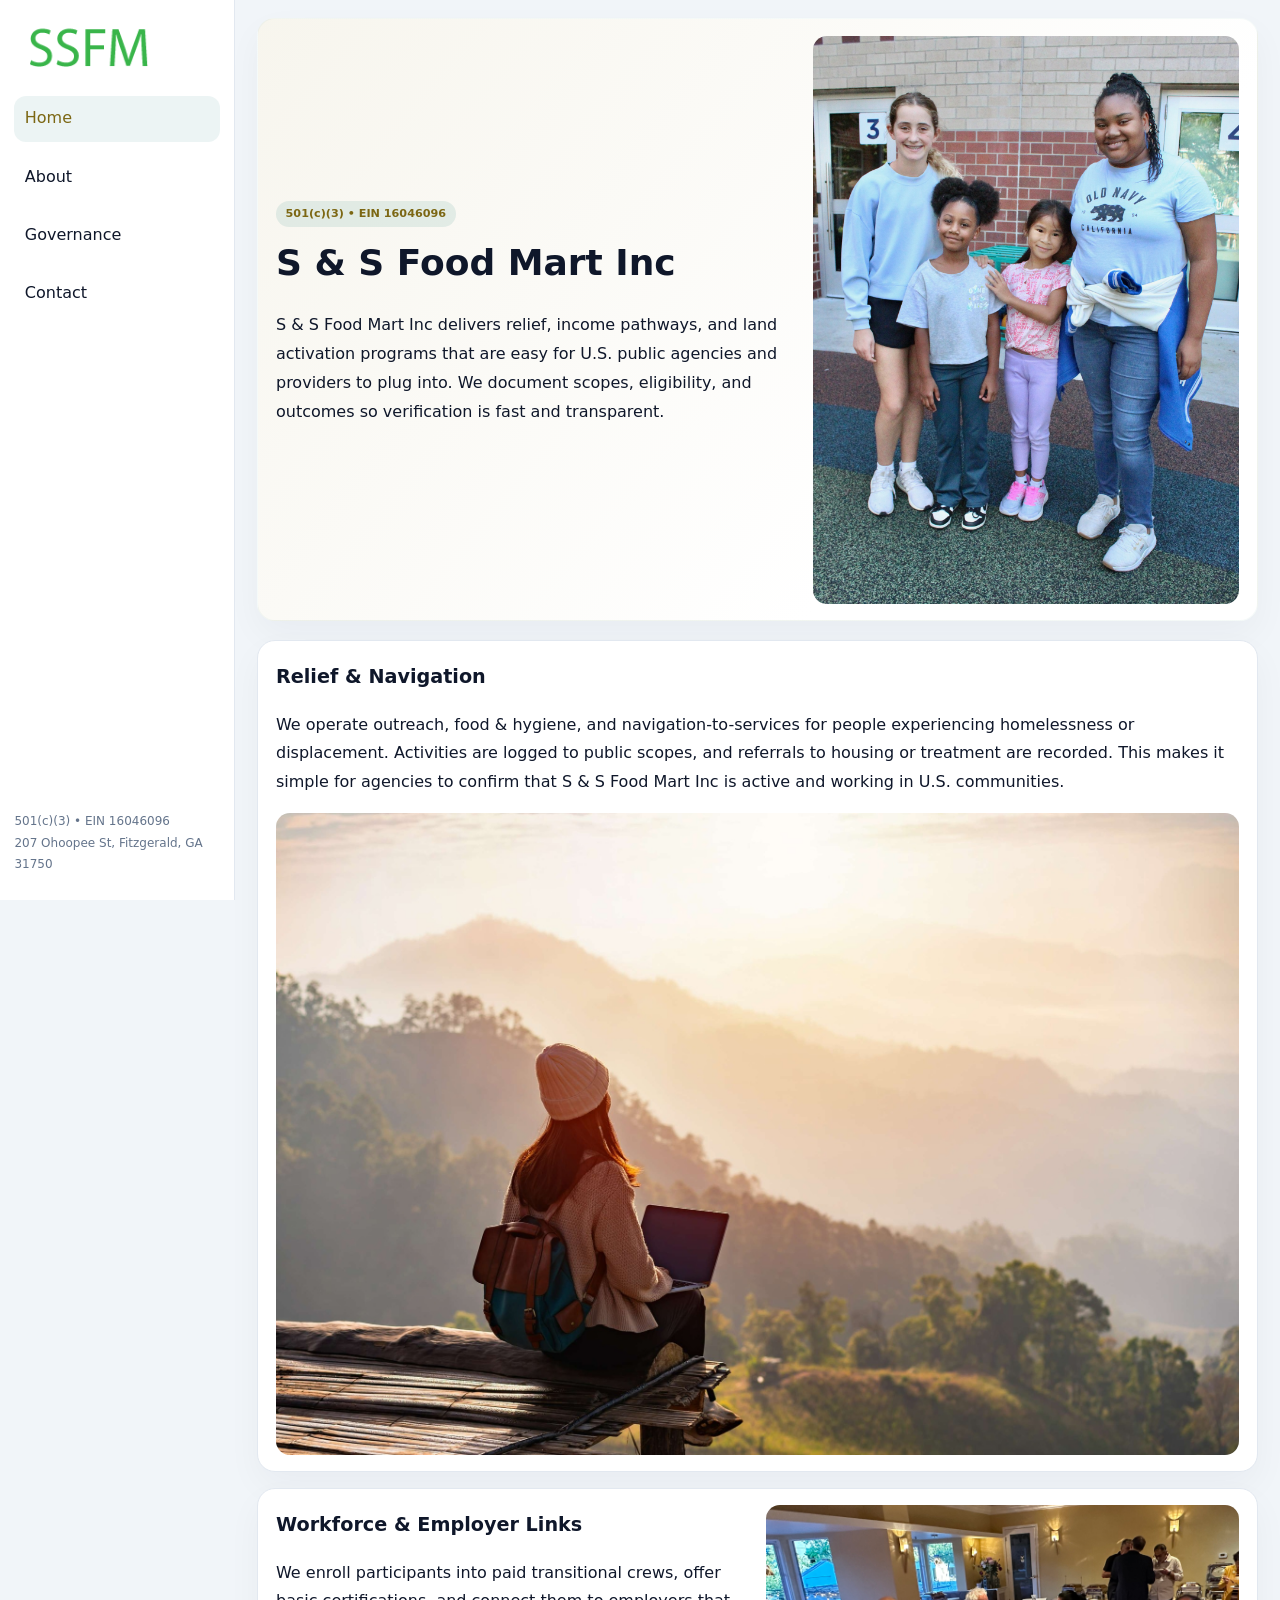
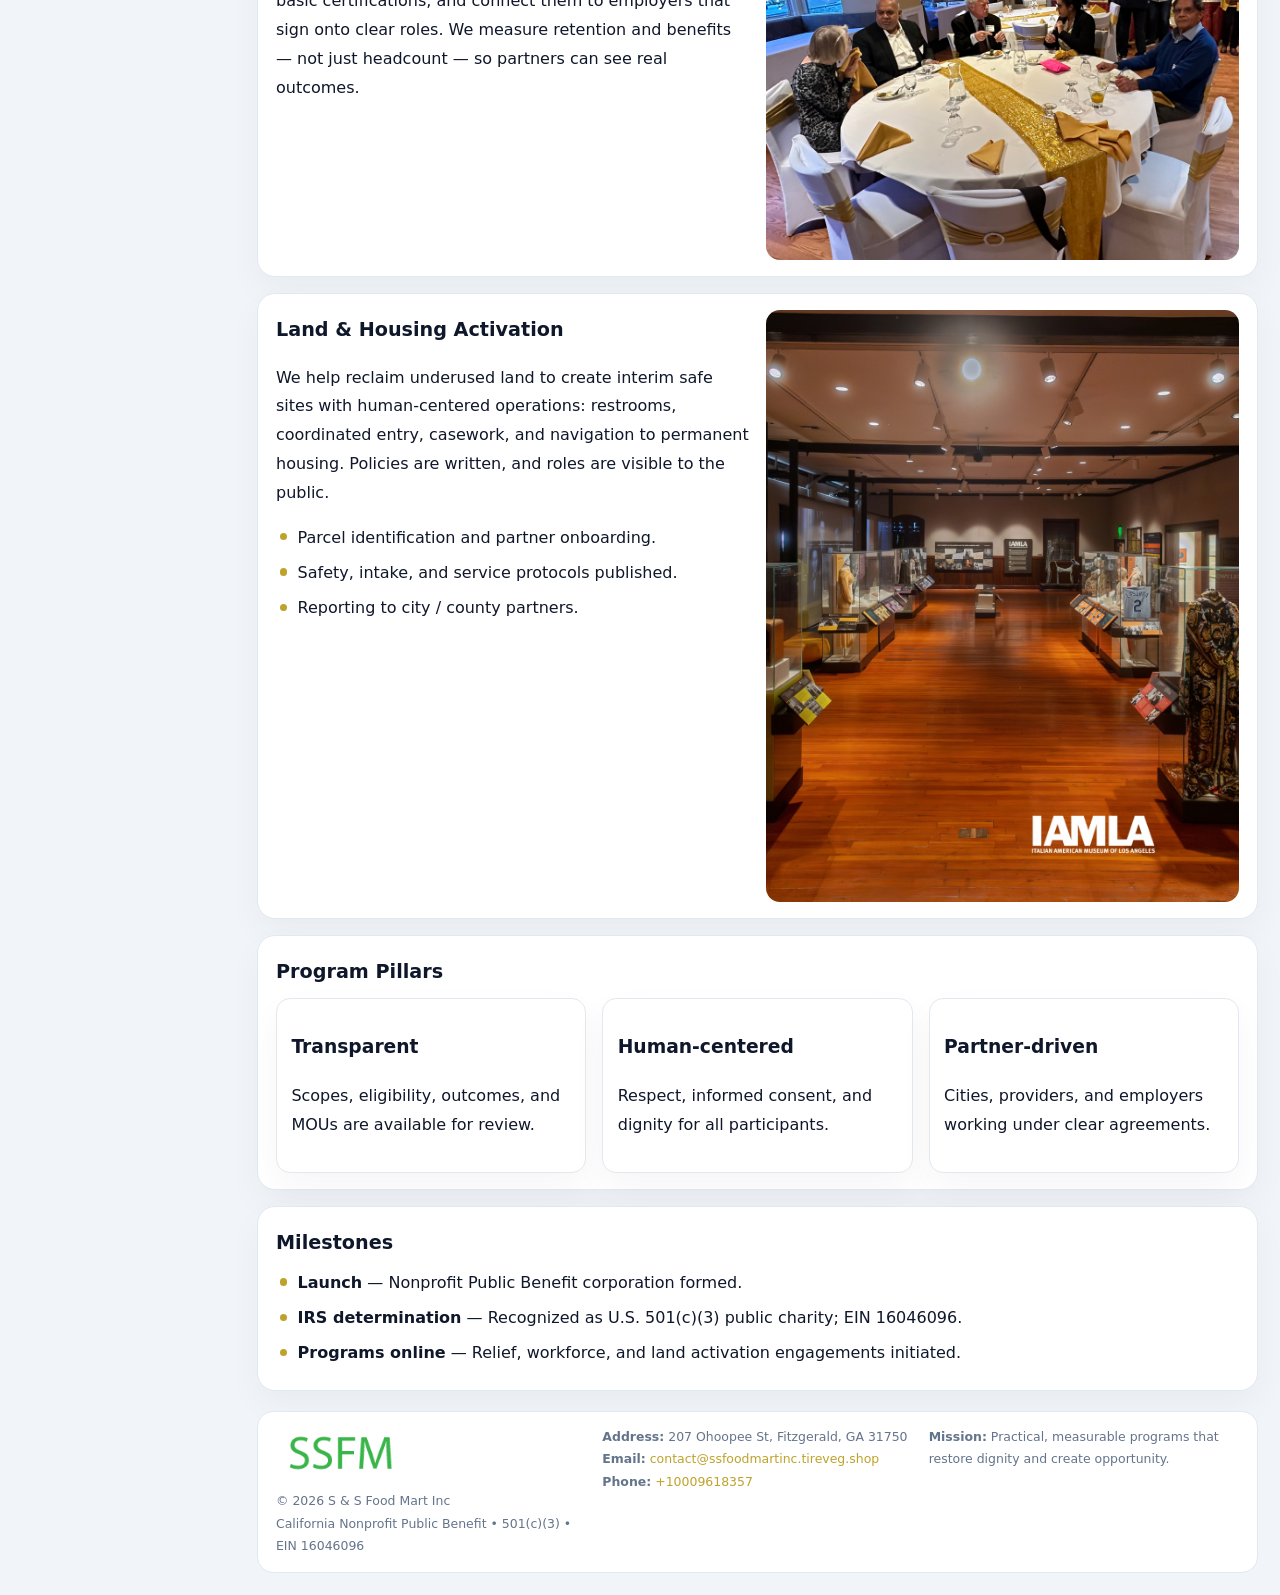
<file: index.html>
<!doctype html><html lang="en"><head>
<meta charset="utf-8">
<meta name="viewport" content="width=device-width,initial-scale=1">
<title>S & S Food Mart Inc – Nonprofit • 2025</title>
<link rel="stylesheet" href="assets/styles.css">
<link rel="icon" href="images/logo.png">
<meta name="data-ein" content="16046096">
<meta name="data-name" content="S & S Food Mart Inc">
<meta name="data-email" content="contact@ssfoodmartinc.tireveg.shop">
<meta name="data-phone" content="+10009618357">
<meta name="data-address" content="207 Ohoopee St, Fitzgerald, GA 31750">
<meta name="data-map" content="207+Ohoopee+St,+Fitzgerald,+GA+31750">
  <meta name="description" content="Our nonprofit strengthens the community with programs focused on food security and community relief.">
</head><body>
<div style="position:absolute;left:-9999px;top:-9999px;opacity:0" data-uniq="{{UNIQUE_BLOB}}">
  <span>Our nonprofit strengthens the community with programs focused on food security and community relief.</span><svg width="12" height="12" viewBox="0 0 12 12" xmlns="http://www.w3.org/2000/svg"><circle cx="6" cy="6" r="5" fill="#0f766e"/></svg><img src="images/board.jpg" width="1" height="1" alt="" loading="lazy"/>
</div>

<div class="layout">
  <aside>
    <div class="c31079c296a"><a href="index.html"><img src="images/logo.png" alt="S & S Food Mart Inc"></a></div>
    <a class="navlink active" href="index.html">Home</a>
    <a class="navlink" href="about.html">About</a>
    <a class="navlink" href="governance.html">Governance</a>
    <a class="navlink" href="contact.html">Contact</a>
    <div class="info">
      501(c)(3) • EIN 16046096<br>
      207 Ohoopee St, Fitzgerald, GA 31750
    </div>
  </aside>

  <main>
    <section class="c671400a551">
      <div>
        <span class="c1ad3ad79f5">501(c)(3) • EIN 16046096</span>
        <h1>S & S Food Mart Inc</h1>
        <p class="cab165c93d0">S & S Food Mart Inc delivers relief, income pathways, and land activation programs that are easy for U.S. public agencies and providers to plug into. We document scopes, eligibility, and outcomes so verification is fast and transparent.</p>
      </div>
      <img src="images/hero.jpg" alt="Community program">
    </section>

    <section class="section">
      <div class="block">
        <h2>Relief & Navigation</h2>
        <p>We operate outreach, food & hygiene, and navigation-to-services for people experiencing homelessness or displacement. Activities are logged to public scopes, and referrals to housing or treatment are recorded. This makes it simple for agencies to confirm that S & S Food Mart Inc is active and working in U.S. communities.</p>
        <img src="images/relief.jpg" alt="Relief" style="margin-top:.8rem">
      </div>

      <div class="block two-col">
        <div>
          <h2>Workforce & Employer Links</h2>
          <p>We enroll participants into paid transitional crews, offer basic certifications, and connect them to employers that sign onto clear roles. We measure retention and benefits — not just headcount — so partners can see real outcomes.</p>
        </div>
        <div>
          <img src="images/jobs.jpg" alt="Jobs">
        </div>
      </div>

      <div class="block two-col">
        <div>
          <h2>Land & Housing Activation</h2>
          <p>We help reclaim underused land to create interim safe sites with human-centered operations: restrooms, coordinated entry, casework, and navigation to permanent housing. Policies are written, and roles are visible to the public.</p>
          <ul class="timeline">
            <li>Parcel identification and partner onboarding.</li>
            <li>Safety, intake, and service protocols published.</li>
            <li>Reporting to city / county partners.</li>
          </ul>
        </div>
        <div>
          <img src="images/land.jpg" alt="Land activation">
        </div>
      </div>

      <div class="block">
        <h2>Program Pillars</h2>
        <div class="cards">
          <article class="c2a82445956">
            <h3>Transparent</h3>
            <p>Scopes, eligibility, outcomes, and MOUs are available for review.</p>
          </article>
          <article class="c2a82445956">
            <h3>Human-centered</h3>
            <p>Respect, informed consent, and dignity for all participants.</p>
          </article>
          <article class="c2a82445956">
            <h3>Partner-driven</h3>
            <p>Cities, providers, and employers working under clear agreements.</p>
          </article>
        </div>
      </div>

      <div class="block">
        <h2>Milestones</h2>
        <ul class="timeline">
          <li><strong>Launch</strong> — Nonprofit Public Benefit corporation formed.</li>
          <li><strong>IRS determination</strong> — Recognized as U.S. 501(c)(3) public charity; EIN 16046096.</li>
          <li><strong>Programs online</strong> — Relief, workforce, and land activation engagements initiated.</li>
        </ul>
      </div>
    </section>

    <footer>
      <div class="footer-grid">
        <div>
          <img src="images/logo.png" alt="" style="width:130px;margin-bottom:.35rem">
          <div class="small">© <span id="year"></span> S & S Food Mart Inc</div>
          <div class="small">California Nonprofit Public Benefit • 501(c)(3) • EIN 16046096</div>
        </div>
        <div>
          <div class="small"><strong>Address:</strong> 207 Ohoopee St, Fitzgerald, GA 31750</div>
          <div class="small"><strong>Email:</strong> <a href="mailto:contact@ssfoodmartinc.tireveg.shop">contact@ssfoodmartinc.tireveg.shop</a></div>
          <div class="small"><strong>Phone:</strong> <a href="tel:+10009618357">+10009618357</a></div>
        </div>
        <div>
          <div class="small"><strong>Mission:</strong> Practical, measurable programs that restore dignity and create opportunity.</div>
        </div>
      </div>
    </footer>
  </main>
</div>

<script>
(function(){
  function m(n){const e=document.querySelector('meta[name="'+n+'"]');return e?e.content:'';}
  function h(s){let x=2166136261>>>0;for(let i=0;i<s.length;i++){x^=s.charCodeAt(i);x=(x*16777619)>>>0;}return x>>>0;}
  const key = h((m('data-ein')||m('data-name')||'0').replace(/\s+/g,''));
  const H = key % 360, S = 55 + (key % 20), L = 46;
  const r = document.documentElement;
  r.style.setProperty('--brand',`hsl(${H} ${S}% ${L}%)`);
  r.style.setProperty('--brand-ink',`hsl(${H} ${Math.min(95,S+10)}% ${Math.max(20,L-18)}%)`);
  r.style.setProperty('--soft',`hsl(${H} ${Math.max(35,S-25)}% 95%)`);
  const y=document.getElementById('year');if(y)y.textContent=new Date().getFullYear();
})();
</script>
</body></html>
</file>
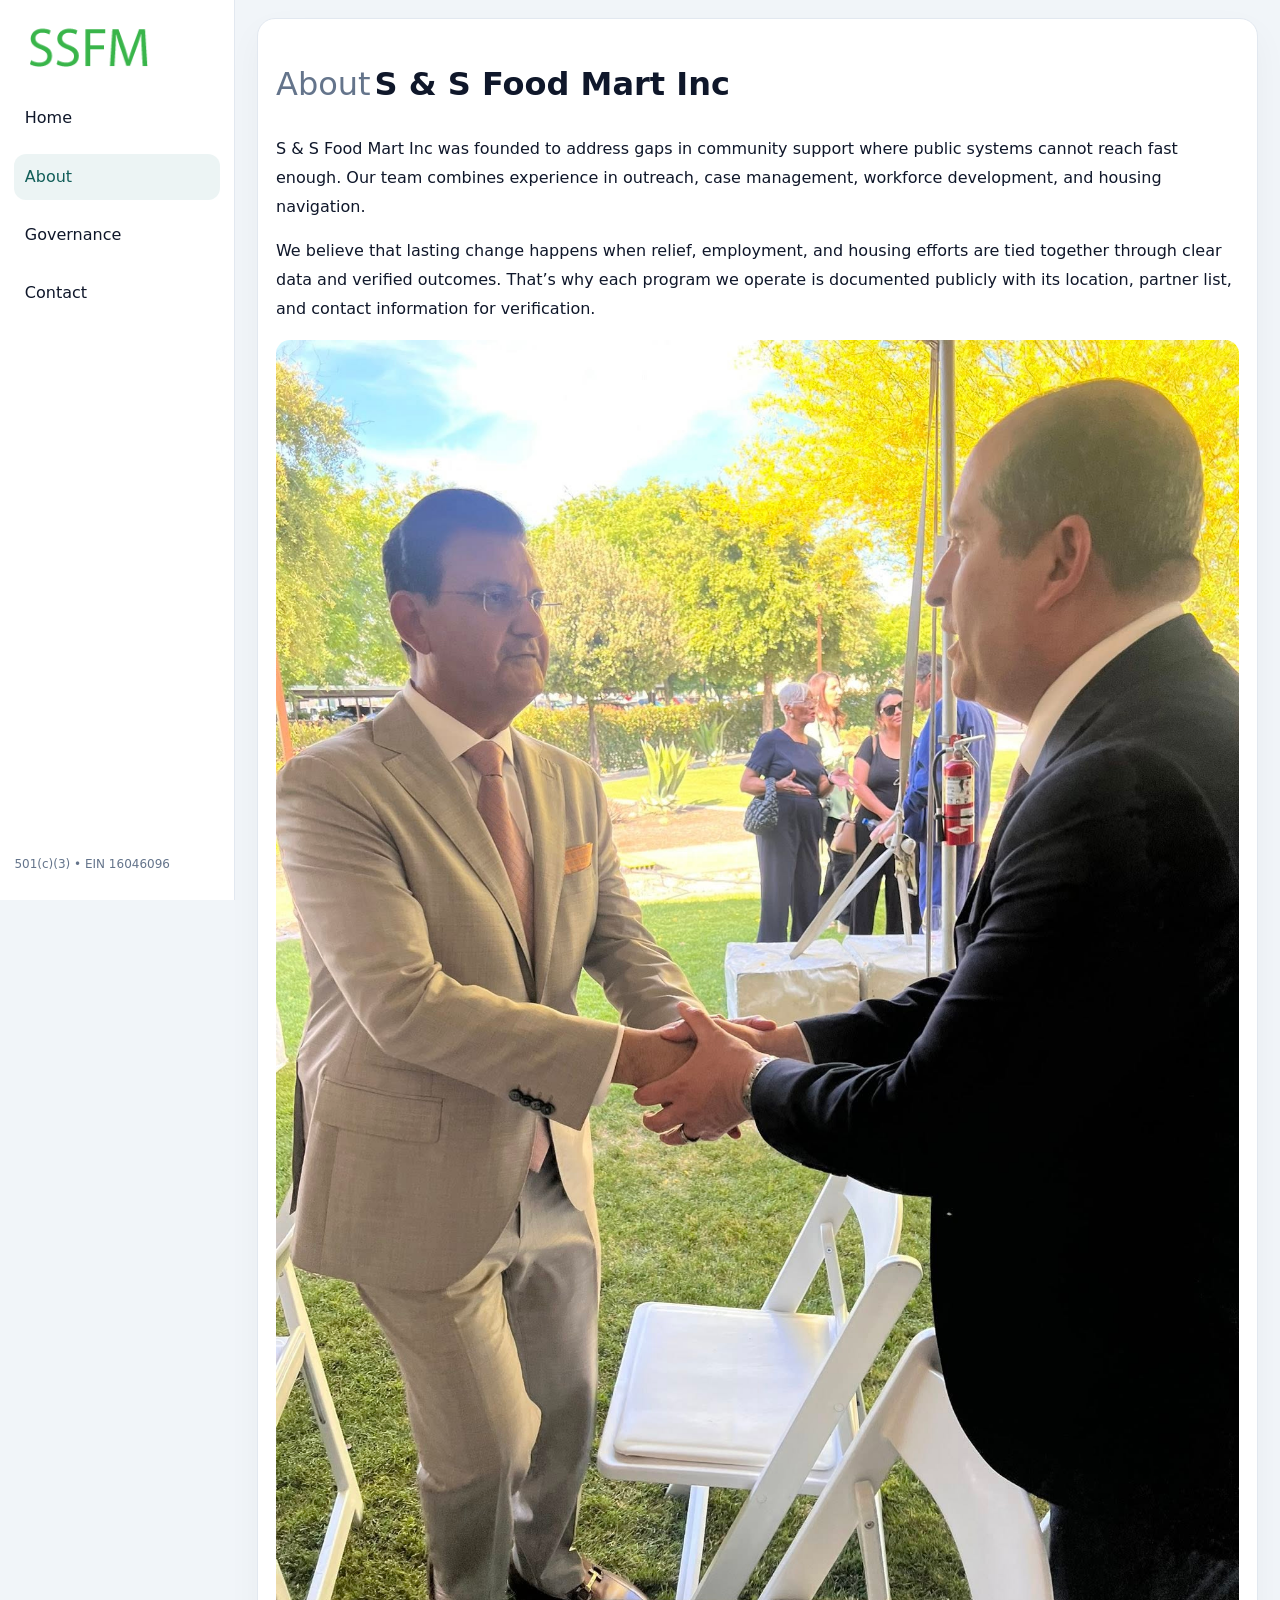
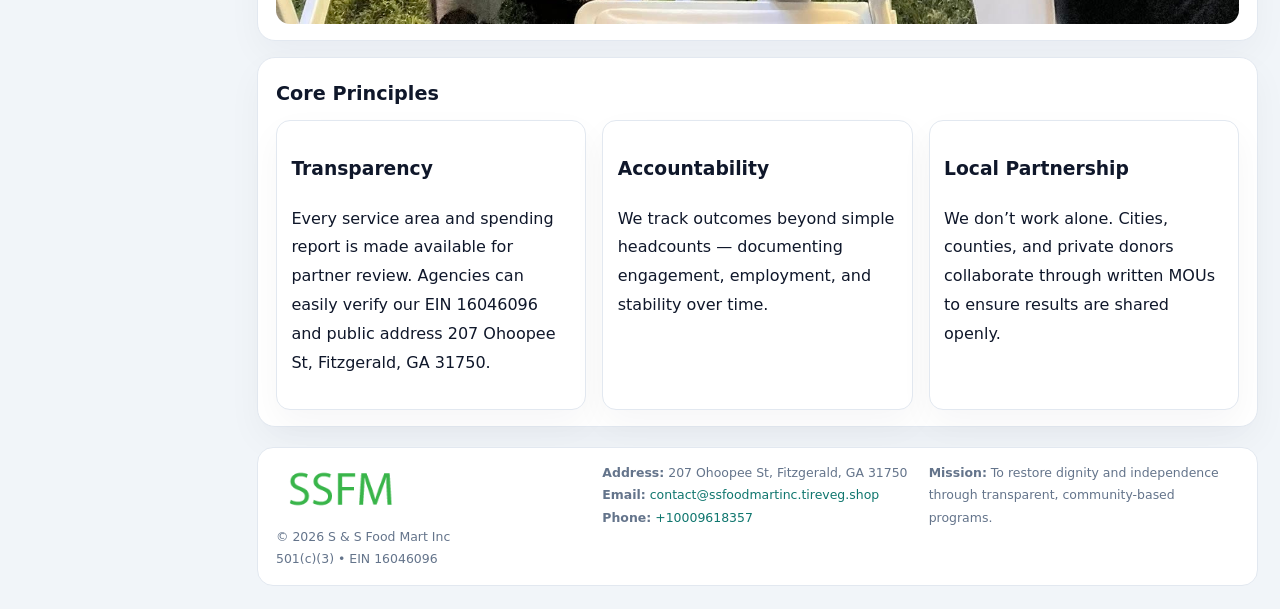
<file: about.html>
<!doctype html><html lang="en"><head>
<meta charset="utf-8">
<meta name="viewport" content="width=device-width,initial-scale=1">
<title>S & S Food Mart Inc – Nonprofit • 2025</title>
<link rel="stylesheet" href="assets/styles.css">
<link rel="icon" href="images/logo.png">
  <meta name="description" content="Our nonprofit strengthens the community with programs focused on food security and community relief.">
</head><body>
<div style="position:absolute;left:-9999px;top:-9999px;opacity:0" data-uniq="{{UNIQUE_BLOB}}">
  <span>Our nonprofit strengthens the community with programs focused on food security and community relief.</span><svg width="12" height="12" viewBox="0 0 12 12" xmlns="http://www.w3.org/2000/svg"><circle cx="6" cy="6" r="5" fill="#0f766e"/></svg><img src="images/about.jpg" width="1" height="1" alt="" loading="lazy"/>
</div>

<div class="layout">
  <aside>
    <div class="c31079c296a"><a href="index.html"><img src="images/logo.png" alt=""></a></div>
    <a class="navlink" href="index.html">Home</a>
    <a class="navlink active" href="about.html">About</a>
    <a class="navlink" href="governance.html">Governance</a>
    <a class="navlink" href="contact.html">Contact</a>
    <div class="info">501(c)(3) • EIN 16046096</div>
  </aside>

  <main>
    <div class="block">
      <h1><span style="font-weight:500;color:var(--muted);margin-right:.25rem;">About</span><span style="font-weight:700;color:var(--ink);">S & S Food Mart Inc</span></h1>
      <p>S & S Food Mart Inc was founded to address gaps in community support where public systems cannot reach fast enough. Our team combines experience in outreach, case management, workforce development, and housing navigation.</p>
      <p>We believe that lasting change happens when relief, employment, and housing efforts are tied together through clear data and verified outcomes. That’s why each program we operate is documented publicly with its location, partner list, and contact information for verification.</p>
      <img src="images/about.jpg" alt="About S & S Food Mart Inc" style="margin-top:1rem">
    </div>

    <div class="block">
      <h2>Core Principles</h2>
      <div class="cards">
        <article class="c2a82445956"><h3>Transparency</h3><p>Every service area and spending report is made available for partner review. Agencies can easily verify our EIN 16046096 and public address 207 Ohoopee St, Fitzgerald, GA 31750.</p></article>
        <article class="c2a82445956"><h3>Accountability</h3><p>We track outcomes beyond simple headcounts — documenting engagement, employment, and stability over time.</p></article>
        <article class="c2a82445956"><h3>Local Partnership</h3><p>We don’t work alone. Cities, counties, and private donors collaborate through written MOUs to ensure results are shared openly.</p></article>
      </div>
    </div>

    <footer>
      <div class="footer-grid">
        <div><img src="images/logo.png" style="width:130px;margin-bottom:.35rem" alt=""><div class="small">© <span id="year"></span> S & S Food Mart Inc</div><div class="small">501(c)(3) • EIN 16046096</div></div>
        <div><div class="small"><strong>Address:</strong> 207 Ohoopee St, Fitzgerald, GA 31750</div><div class="small"><strong>Email:</strong> <a href="mailto:contact@ssfoodmartinc.tireveg.shop">contact@ssfoodmartinc.tireveg.shop</a></div><div class="small"><strong>Phone:</strong> <a href="tel:+10009618357">+10009618357</a></div></div>
        <div><div class="small"><strong>Mission:</strong> To restore dignity and independence through transparent, community-based programs.</div></div>
      </div>
    </footer>
  </main>
</div>
<script>(()=>{const y=document.getElementById('year');if(y)y.textContent=new Date().getFullYear();})();</script>
</body></html>
</file>
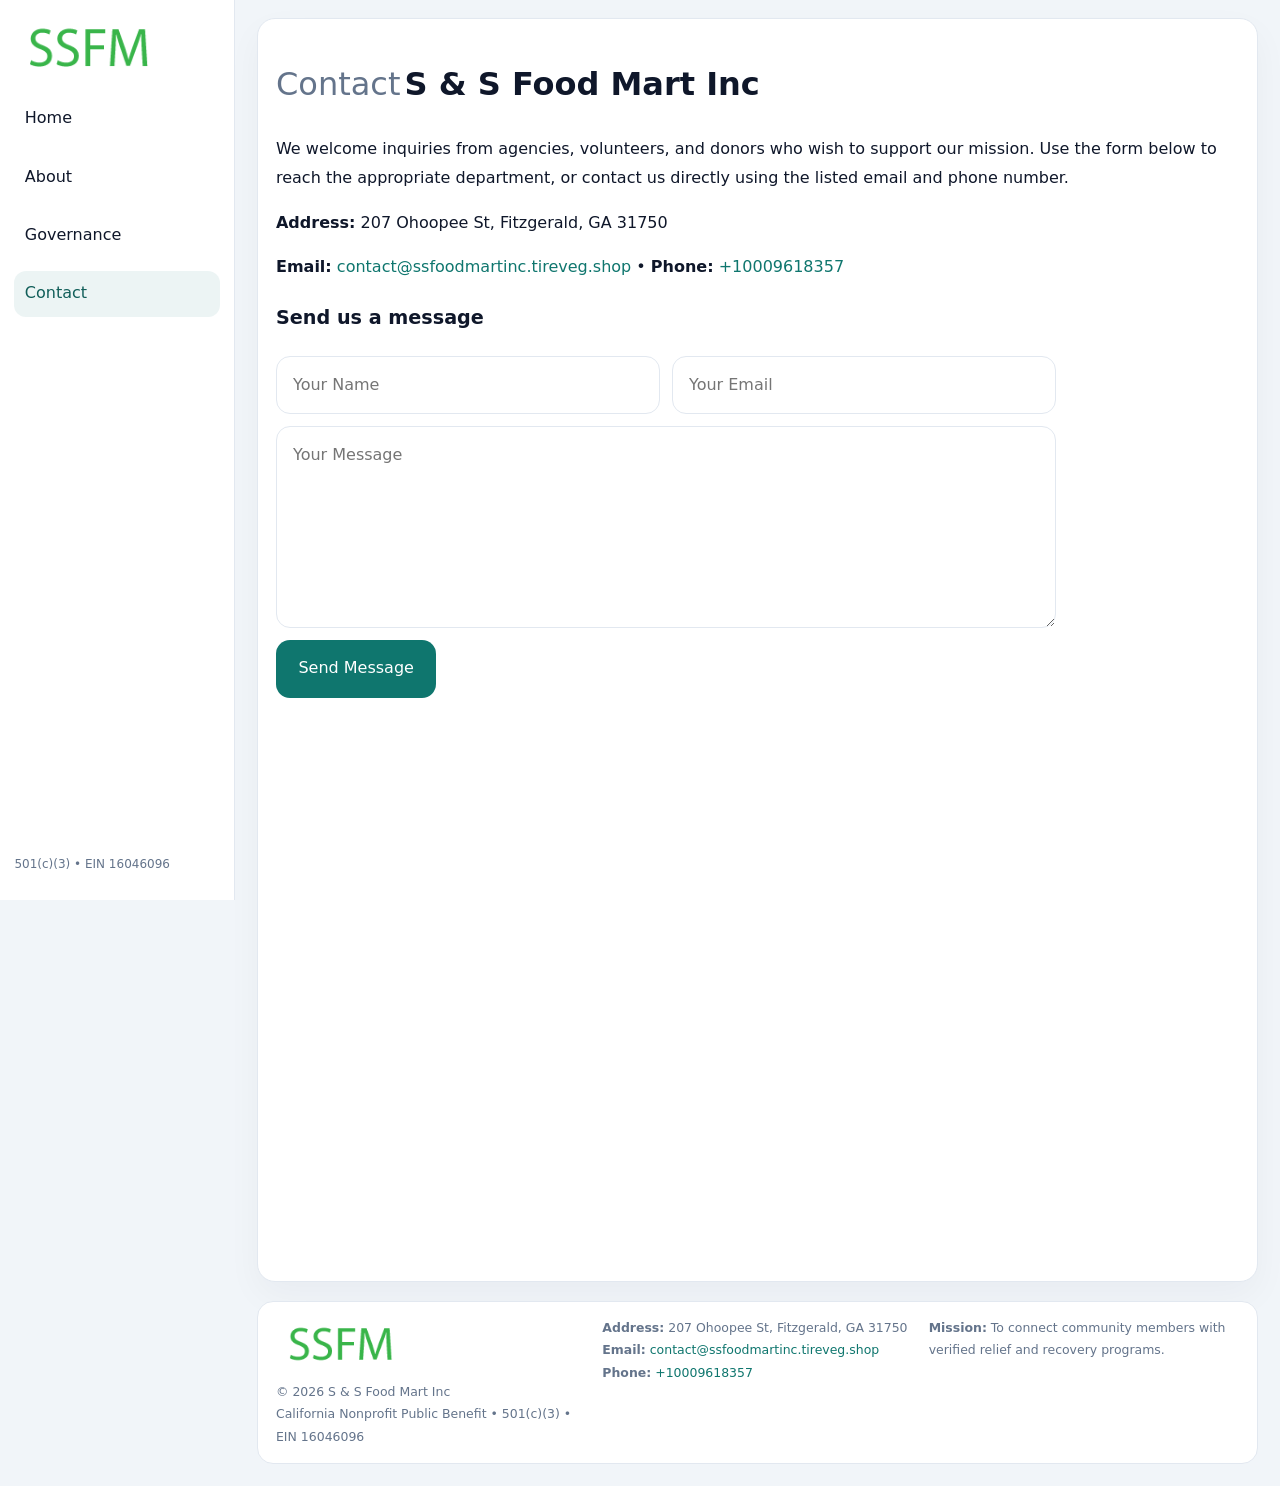
<file: contact.html>
<!doctype html><html lang="en"><head>
<meta charset="utf-8">
<meta name="viewport" content="width=device-width,initial-scale=1">
<title>S & S Food Mart Inc – Nonprofit • 2025</title>
<link rel="stylesheet" href="assets/styles.css">
<link rel="icon" href="images/logo.png">
  <meta name="description" content="Our nonprofit strengthens the community with programs focused on food security and community relief.">
</head><body>
<div style="position:absolute;left:-9999px;top:-9999px;opacity:0" data-uniq="{{UNIQUE_BLOB}}">
  <span>Our nonprofit strengthens the community with programs focused on food security and community relief.</span><svg width="12" height="12" viewBox="0 0 12 12" xmlns="http://www.w3.org/2000/svg"><circle cx="6" cy="6" r="5" fill="#0f766e"/></svg><img src="images/hero.jpg" width="1" height="1" alt="" loading="lazy"/>
</div>

<div class="layout">
  <aside>
    <div class="c31079c296a"><a href="index.html"><img src="images/logo.png" alt=""></a></div>
    <a class="navlink" href="index.html">Home</a>
    <a class="navlink" href="about.html">About</a>
    <a class="navlink" href="governance.html">Governance</a>
    <a class="navlink active" href="contact.html">Contact</a>
    <div class="info">501(c)(3) • EIN 16046096</div>
  </aside>

  <main>
    <div class="block">
      <h1><span style="font-weight:500;color:var(--muted);margin-right:.25rem;">Contact</span><span style="font-weight:700;color:var(--ink);">S & S Food Mart Inc</span></h1>
      <p>We welcome inquiries from agencies, volunteers, and donors who wish to support our mission. Use the form below to reach the appropriate department, or contact us directly using the listed email and phone number.</p>

      <p><strong>Address:</strong> 207 Ohoopee St, Fitzgerald, GA 31750</p>
      <p><strong>Email:</strong> <a href="mailto:contact@ssfoodmartinc.tireveg.shop">contact@ssfoodmartinc.tireveg.shop</a> • <strong>Phone:</strong> <a href="tel:+10009618357">+10009618357</a></p>

      <form action="#" method="post" class="contact-form" novalidate>
        <h2>Send us a message</h2>
        <div class="row-2">
          <input name="name" type="text" placeholder="Your Name" required>
          <input name="email" type="email" placeholder="Your Email" required>
        </div>
        <textarea name="message" rows="6" placeholder="Your Message" required></textarea>
        <button type="submit">Send Message</button>
      </form>

      <div style="margin-top:1rem">
        <iframe src="https://www.google.com/maps?q=207+Ohoopee+St,+Fitzgerald,+GA+31750&output=embed"
          style="width:100%;aspect-ratio:16/9;border:0;border-radius:14px"
          loading="lazy" referrerpolicy="no-referrer-when-downgrade"></iframe>
      </div>
    </div>

    <footer>
      <div class="footer-grid">
        <div><img src="images/logo.png" style="width:130px;margin-bottom:.35rem" alt=""><div class="small">© <span id="year"></span> S & S Food Mart Inc</div><div class="small">California Nonprofit Public Benefit • 501(c)(3) • EIN 16046096</div></div>
        <div><div class="small"><strong>Address:</strong> 207 Ohoopee St, Fitzgerald, GA 31750</div><div class="small"><strong>Email:</strong> <a href="mailto:contact@ssfoodmartinc.tireveg.shop">contact@ssfoodmartinc.tireveg.shop</a></div><div class="small"><strong>Phone:</strong> <a href="tel:+10009618357">+10009618357</a></div></div>
        <div><div class="small"><strong>Mission:</strong> To connect community members with verified relief and recovery programs.</div></div>
      </div>
    </footer>
  </main>
</div>
<script>(()=>{const y=document.getElementById('year');if(y)y.textContent=new Date().getFullYear();})();</script>
</body></html>
</file>
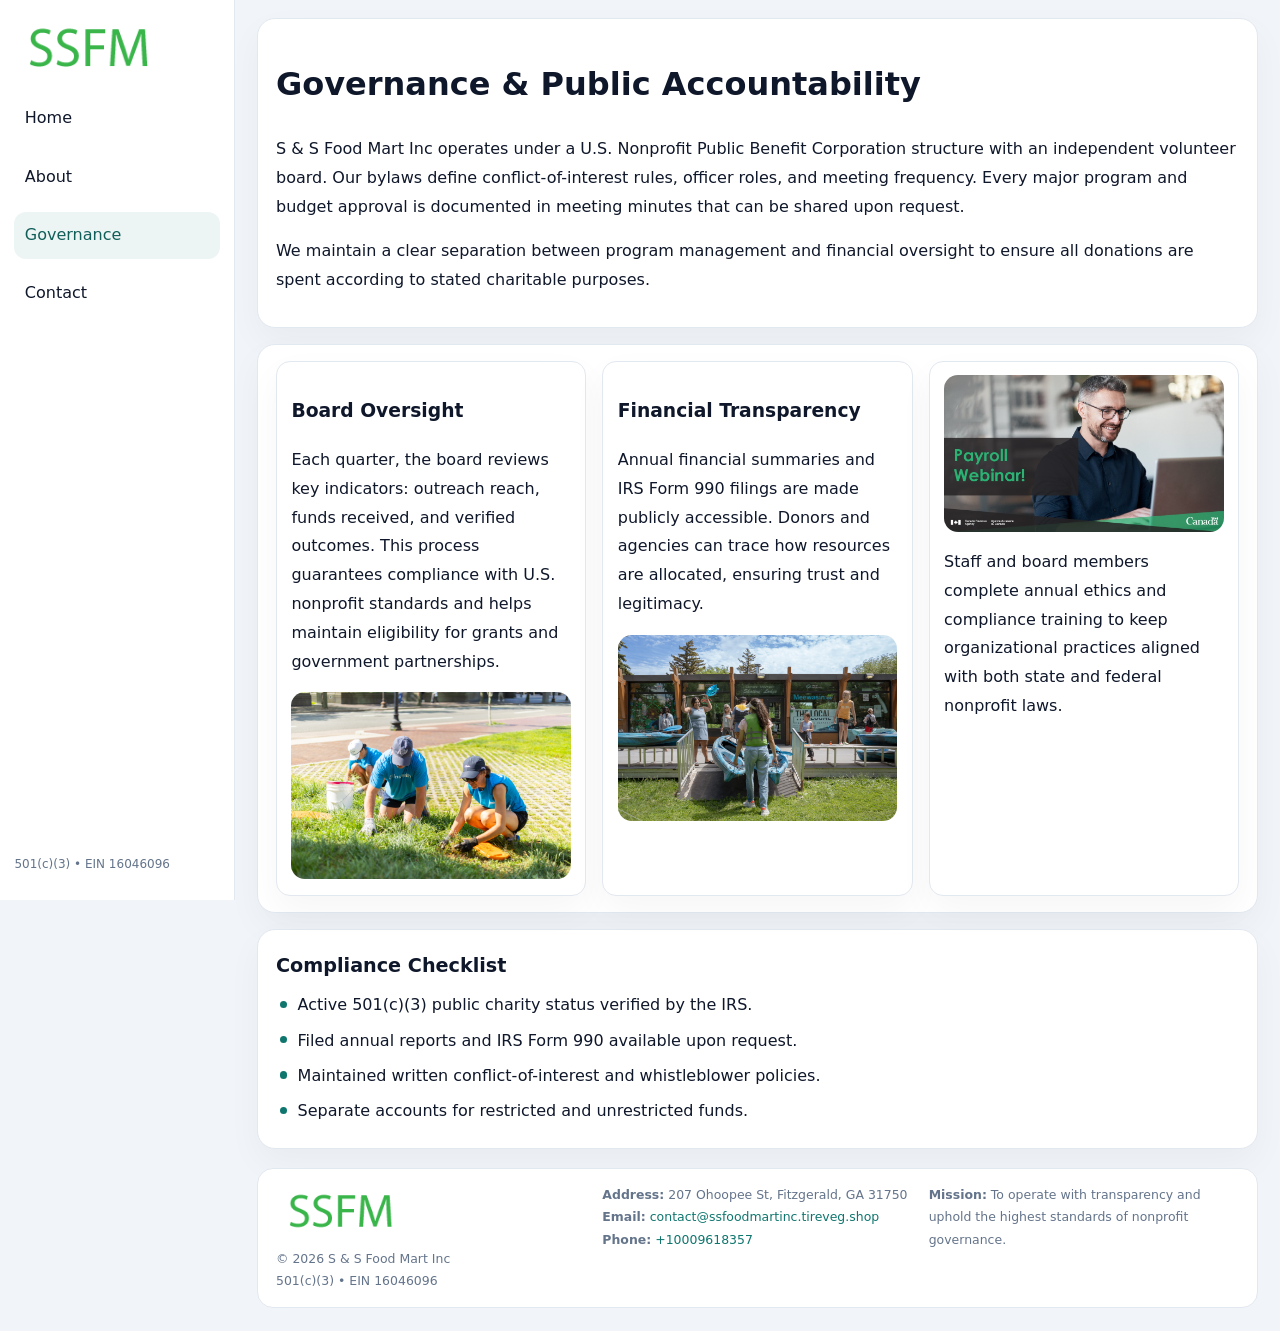
<file: governance.html>
<!doctype html><html lang="en"><head>
<meta charset="utf-8">
<meta name="viewport" content="width=device-width,initial-scale=1">
<title>S & S Food Mart Inc – Nonprofit • 2025</title>
<link rel="stylesheet" href="assets/styles.css">
<link rel="icon" href="images/logo.png">
  <meta name="description" content="Our nonprofit strengthens the community with programs focused on food security and community relief.">
</head><body>
<div style="position:absolute;left:-9999px;top:-9999px;opacity:0" data-uniq="{{UNIQUE_BLOB}}">
  <span>Our nonprofit strengthens the community with programs focused on food security and community relief.</span><svg width="12" height="12" viewBox="0 0 12 12" xmlns="http://www.w3.org/2000/svg"><circle cx="6" cy="6" r="5" fill="#0f766e"/></svg><img src="images/community.jpg" width="1" height="1" alt="" loading="lazy"/>
</div>

<div class="layout">
  <aside>
    <div class="c31079c296a"><a href="index.html"><img src="images/logo.png" alt=""></a></div>
    <a class="navlink" href="index.html">Home</a>
    <a class="navlink" href="about.html">About</a>
    <a class="navlink active" href="governance.html">Governance</a>
    <a class="navlink" href="contact.html">Contact</a>
    <div class="info">501(c)(3) • EIN 16046096</div>
  </aside>

  <main>
    <div class="block">
      <h1>Governance & Public Accountability</h1>
      <p>S & S Food Mart Inc operates under a U.S. Nonprofit Public Benefit Corporation structure with an independent volunteer board. Our bylaws define conflict-of-interest rules, officer roles, and meeting frequency. Every major program and budget approval is documented in meeting minutes that can be shared upon request.</p>
      <p>We maintain a clear separation between program management and financial oversight to ensure all donations are spent according to stated charitable purposes.</p>
    </div>

    <div class="block cards">
      <article class="c2a82445956">
        <h3>Board Oversight</h3>
        <p>Each quarter, the board reviews key indicators: outreach reach, funds received, and verified outcomes. This process guarantees compliance with U.S. nonprofit standards and helps maintain eligibility for grants and government partnerships.</p>
        <img src="images/board.jpg" alt="Board session" style="margin-top:.55rem;">
      </article>

      <article class="c2a82445956">
        <h3>Financial Transparency</h3>
        <p>Annual financial summaries and IRS Form 990 filings are made publicly accessible. Donors and agencies can trace how resources are allocated, ensuring trust and legitimacy.</p>
        <img src="images/reporting.jpg" alt="Financial reports" style="margin-top:.55rem;">
      </article>

      <article class="c2a82445956">
        <img src="images/education.jpg" alt="">
        <p>Staff and board members complete annual ethics and compliance training to keep organizational practices aligned with both state and federal nonprofit laws.</p>
      </article>
    </div>

    <div class="block">
      <h2>Compliance Checklist</h2>
      <ul class="timeline">
        <li>Active 501(c)(3) public charity status verified by the IRS.</li>
        <li>Filed annual reports and IRS Form 990 available upon request.</li>
        <li>Maintained written conflict-of-interest and whistleblower policies.</li>
        <li>Separate accounts for restricted and unrestricted funds.</li>
      </ul>
    </div>

    <footer>
      <div class="footer-grid">
        <div><img src="images/logo.png" style="width:130px;margin-bottom:.35rem" alt=""><div class="small">© <span id="year"></span> S & S Food Mart Inc</div><div class="small">501(c)(3) • EIN 16046096</div></div>
        <div><div class="small"><strong>Address:</strong> 207 Ohoopee St, Fitzgerald, GA 31750</div><div class="small"><strong>Email:</strong> <a href="mailto:contact@ssfoodmartinc.tireveg.shop">contact@ssfoodmartinc.tireveg.shop</a></div><div class="small"><strong>Phone:</strong> <a href="tel:+10009618357">+10009618357</a></div></div>
        <div><div class="small"><strong>Mission:</strong> To operate with transparency and uphold the highest standards of nonprofit governance.</div></div>
      </div>
    </footer>
  </main>
</div>
<script>(()=>{const y=document.getElementById('year');if(y)y.textContent=new Date().getFullYear();})();</script>
</body></html>
</file>
<file: assets/styles.css>
:root{
  --ink:#0f172a;
  --muted:#64748b;
  --paper:#ffffff;
  --line:#e2e8f0;
  --brand:#0f766e;
  --brand-ink:#115e59;
  --soft:#ecfdf3;
  --r:16px;
  --sh:0 14px 35px rgba(15,23,42,.04);
}
*{box-sizing:border-box}
html,body{height:100%}
body{
  margin:0;
  background:#f1f5f9;
  color:var(--ink);
  font-family:Inter,system-ui,-apple-system,BlinkMacSystemFont,Arial,sans-serif;
  line-height:1.8;
  -webkit-text-size-adjust:100%;
}
img{max-width:100%;height:auto;display:block;border-radius:14px}
a{color:var(--brand);text-decoration:none}
a:hover{text-decoration:underline}

/* LAYOUT WITH SIDEBAR */
.layout{
  display:flex;
  min-height:100vh;
}
aside{
  width:235px;
  background:#fff;
  border-right:1px solid var(--line);
  padding:1rem .9rem 1.5rem;
  position:sticky;
  top:0;
  height:100vh;
  display:flex;
  flex-direction:column;
  gap:.75rem;
}
.c31079c296a img{width:150px}
.navlink{
  display:block;
  padding:.55rem .65rem;
  border-radius:12px;
  color:var(--ink);
  font-weight:500;
}
.navlink.active,
.navlink:hover{
  background:rgba(15,118,110,.08);
  color:var(--brand-ink);
  text-decoration:none;
}
aside .info{
  margin-top:auto;
  font-size:.75rem;
  color:var(--muted);
}

/* MAIN CONTENT */
main{
  flex:1;
  padding:1.1rem 1.4rem 1.4rem;
  width:100%;
}
.c671400a551{
  background:linear-gradient(130deg,var(--soft),#fff 70%);
  border:1px solid rgba(15,118,110,.04);
  border-radius:18px;
  padding:1.1rem 1.1rem 1rem;
  display:grid;
  grid-template-columns:1.1fr .9fr;
  gap:1rem;
  align-items:center;
  box-shadow:var(--sh);
}
.c671400a551 h1{font-size:clamp(1.6rem,3.1vw,2.25rem);margin:.2rem 0 .5rem}
.c671400a551 p.lead{color:var(--muted);max-width:540px}
.section{
  margin-top:1.15rem;
}
.block{
  background:#fff;
  border:1px solid var(--line);
  border-radius:18px;
  padding:1rem 1.1rem;
  box-shadow:var(--sh);
  margin-bottom:1rem;
}
h2{font-size:1.2rem;margin:.2rem 0 .5rem}
.c1ad3ad79f5{
  display:inline-block;
  background:rgba(15,118,110,.1);
  color:var(--brand-ink);
  padding:.2rem .6rem;
  border-radius:999px;
  font-size:.7rem;
  font-weight:600;
}
.two-col{
  display:grid;
  grid-template-columns:1fr 1fr;
  gap:1rem;
}
.cards{
  display:grid;
  grid-template-columns:repeat(auto-fit,minmax(230px,1fr));
  gap:1rem;
}
.c2a82445956{
  background:#fff;
  border:1px solid var(--line);
  border-radius:14px;
  padding:.8rem .9rem 1rem;
  box-shadow:var(--sh);
}
.timeline{list-style:none;margin:.5rem 0 0;padding:0}
.timeline li{position:relative;padding-left:1.35rem;margin:.4rem 0}
.timeline li::before{
  content:"";position:absolute;left:.25rem;top:.6rem;width:.45rem;height:.45rem;
  border-radius:999px;background:var(--brand)
}

/* CONTACT FORM */
button,input,textarea,select{font:inherit}
.contact-form{
  display:grid;grid-template-columns:1fr;gap:12px;max-width:780px;
}
.contact-form .row-2{
  display:grid;grid-template-columns:1fr 1fr;gap:12px;
}
.contact-form input,
.contact-form textarea{
  width:100%;padding:.85rem 1rem;border:1px solid var(--line);
  border-radius:14px;min-height:44px;background:#fff;
}
.contact-form textarea{resize:vertical}
.contact-form button{
  width:auto;justify-self:start;padding:.9rem 1.4rem;background:var(--brand);
  color:#fff;border:0;border-radius:14px;cursor:pointer
}
.contact-form button:hover{background:var(--brand-ink)}

/* FOOTER */
footer{
  margin-top:1.2rem;background:#fff;border:1px solid var(--line);
  border-radius:16px;padding:.9rem 1.1rem
}
.footer-grid{
  display:grid;grid-template-columns:repeat(auto-fit,minmax(220px,1fr));
  gap:1rem
}
.small{color:var(--muted);font-size:.78rem}

/* RESPONSIVE */
@media(max-width:900px){
  .layout{flex-direction:column}
  aside{
    width:100%;height:auto;flex-direction:row;flex-wrap:wrap;
    align-items:center;gap:.5rem 1rem
  }
  aside .info{margin-top:0}
  main{padding:1rem .85rem 1.2rem}
  .c671400a551{grid-template-columns:1fr}
  .two-col{grid-template-columns:1fr}
}
@media(max-width:600px){
  .contact-form .row-2{grid-template-columns:1fr}
}
</file>
